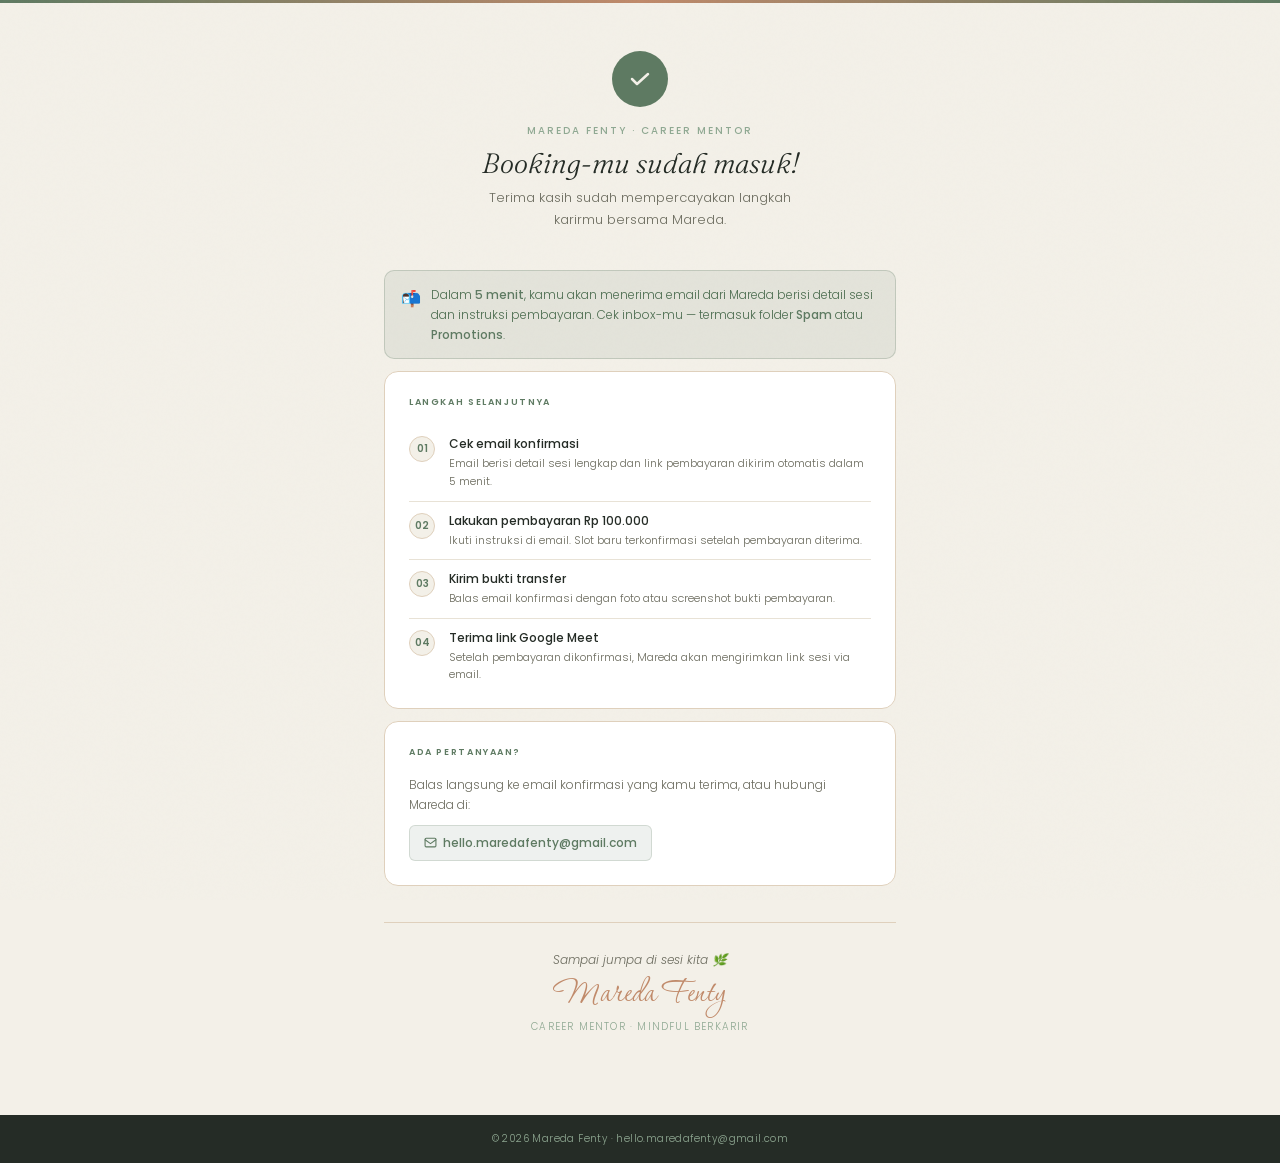
<file: konfirmasi-booking/index.html>
<!DOCTYPE html>
<html lang="id">
<head>
<meta charset="UTF-8">
<meta name="viewport" content="width=device-width, initial-scale=1.0">
<title>Konfirmasi Booking — Sesi Konsultasi Karir · Mareda Fenty</title>
<link href="https://fonts.googleapis.com/css2?family=Fraunces:ital,opsz,wght@1,9..144,300;1,9..144,400&family=Poppins:wght@300;400;500&family=Corinthia&display=swap" rel="stylesheet">
<style>
:root {
  --moss: #5E7A62;
  --moss-light: rgba(94,122,98,0.10);
  --clay: #C08A6A;
  --parchment: #F3F0E8;
  --sand: #DFD0BC;
  --stone: #E8E2D6;
  --ink: #252C26;
  --sage: #8FA892;
  --warm: #FAF8F4;
}

* { box-sizing: border-box; margin: 0; padding: 0; }

body {
  font-family: 'Poppins', sans-serif;
  background: var(--parchment);
  color: var(--ink);
  min-height: 100vh;
  display: flex;
  flex-direction: column;
}

/* GRAIN TEXTURE OVERLAY */
body::before {
  content: '';
  position: fixed;
  inset: 0;
  background-image: url("data:image/svg+xml,%3Csvg viewBox='0 0 256 256' xmlns='http://www.w3.org/2000/svg'%3E%3Cfilter id='noise'%3E%3CfeTurbulence type='fractalNoise' baseFrequency='0.9' numOctaves='4' stitchTiles='stitch'/%3E%3C/filter%3E%3Crect width='100%25' height='100%25' filter='url(%23noise)' opacity='0.03'/%3E%3C/svg%3E");
  pointer-events: none;
  z-index: 0;
  opacity: 0.4;
}

/* DECORATIVE TOP BAR */
.top-bar {
  height: 3px;
  background: linear-gradient(90deg, var(--moss) 0%, var(--clay) 50%, var(--moss) 100%);
}

/* MAIN WRAPPER */
.wrapper {
  position: relative;
  z-index: 1;
  max-width: 560px;
  margin: 0 auto;
  padding: 48px 24px 80px;
  width: 100%;
  flex: 1;
}

/* HEADER */
.header {
  text-align: center;
  margin-bottom: 40px;
  animation: fadeUp 0.6s ease both;
}

.header-check {
  width: 56px;
  height: 56px;
  border-radius: 50%;
  background: var(--moss);
  display: flex;
  align-items: center;
  justify-content: center;
  margin: 0 auto 16px;
  animation: scaleIn 0.5s cubic-bezier(0.34,1.56,0.64,1) 0.1s both;
}

.header-check svg {
  width: 24px;
  height: 24px;
  stroke: var(--parchment);
  stroke-width: 2.5;
  fill: none;
  stroke-linecap: round;
  stroke-linejoin: round;
}

.header-eyebrow {
  font-size: 10px;
  font-weight: 500;
  letter-spacing: 0.2em;
  text-transform: uppercase;
  color: var(--sage);
  margin-bottom: 8px;
}

.header-title {
  font-family: 'Fraunces', serif;
  font-style: italic;
  font-weight: 300;
  font-size: 28px;
  color: var(--ink);
  line-height: 1.15;
  margin-bottom: 8px;
}

.header-sub {
  font-size: 13px;
  font-weight: 300;
  color: #6B6B5E;
  line-height: 1.65;
}

/* CARD */
.card {
  background: #fff;
  border-radius: 14px;
  border: 0.5px solid var(--sand);
  padding: 24px;
  margin-bottom: 12px;
  animation: fadeUp 0.6s ease both;
}

.card:nth-child(2) { animation-delay: 0.1s; }
.card:nth-child(3) { animation-delay: 0.2s; }
.card:nth-child(4) { animation-delay: 0.3s; }

/* NOTICE BOX */
.notice {
  background: var(--moss-light);
  border: 0.5px solid rgba(94,122,98,0.25);
  border-radius: 10px;
  padding: 14px 16px;
  display: flex;
  gap: 10px;
  align-items: flex-start;
  margin-bottom: 12px;
  animation: fadeUp 0.6s ease 0.15s both;
}

.notice-icon {
  font-size: 16px;
  flex-shrink: 0;
  margin-top: 1px;
}

.notice-text {
  font-size: 12px;
  font-weight: 300;
  color: #4A6B4E;
  line-height: 1.65;
}

.notice-text strong {
  font-weight: 500;
  color: var(--moss);
}

/* STEPS */
.steps-title {
  font-size: 9px;
  font-weight: 600;
  letter-spacing: 0.18em;
  text-transform: uppercase;
  color: var(--moss);
  margin-bottom: 16px;
}

.step-item {
  display: flex;
  gap: 14px;
  align-items: flex-start;
  padding: 10px 0;
  border-bottom: 0.5px solid var(--stone);
}

.step-item:last-child {
  border-bottom: none;
  padding-bottom: 0;
}

.step-num {
  width: 26px;
  height: 26px;
  border-radius: 50%;
  background: var(--parchment);
  border: 0.5px solid var(--sand);
  display: flex;
  align-items: center;
  justify-content: center;
  font-size: 10px;
  font-weight: 600;
  color: var(--moss);
  flex-shrink: 0;
  margin-top: 1px;
}

.step-content {}

.step-label {
  font-size: 12px;
  font-weight: 500;
  color: var(--ink);
  margin-bottom: 2px;
}

.step-desc {
  font-size: 11px;
  font-weight: 300;
  color: #6B6B5E;
  line-height: 1.6;
}

/* CONTACT */
.contact-text {
  font-size: 12px;
  font-weight: 300;
  color: #6B6B5E;
  line-height: 1.65;
  margin-bottom: 10px;
}

.contact-link {
  display: inline-flex;
  align-items: center;
  gap: 6px;
  font-size: 12px;
  font-weight: 500;
  color: var(--moss);
  text-decoration: none;
  padding: 8px 14px;
  background: var(--moss-light);
  border: 0.5px solid rgba(94,122,98,0.2);
  border-radius: 6px;
  transition: background 0.2s;
}

.contact-link:hover {
  background: rgba(94,122,98,0.16);
}

/* FOOTER / SIGNATURE */
.signature-block {
  text-align: center;
  margin-top: 36px;
  padding-top: 28px;
  border-top: 0.5px solid var(--sand);
  animation: fadeUp 0.6s ease 0.4s both;
}

.signature-note {
  font-size: 12px;
  font-weight: 300;
  color: #6B6B5E;
  margin-bottom: 6px;
  font-style: italic;
}

.signature-name {
  font-family: 'Corinthia', cursive;
  font-size: 40px;
  color: var(--clay);
  line-height: 1;
  margin-bottom: 4px;
}

.signature-role {
  font-size: 10px;
  font-weight: 300;
  color: var(--sage);
  letter-spacing: 0.12em;
  text-transform: uppercase;
}

/* BOTTOM BAR */
.bottom-bar {
  background: var(--ink);
  padding: 16px 24px;
  text-align: center;
  position: relative;
  z-index: 1;
}

.bottom-bar p {
  font-size: 10px;
  font-weight: 300;
  color: var(--sage);
  letter-spacing: 0.04em;
}

/* ANIMATIONS */
@keyframes fadeUp {
  from { opacity: 0; transform: translateY(16px); }
  to   { opacity: 1; transform: translateY(0); }
}

@keyframes scaleIn {
  from { opacity: 0; transform: scale(0.5); }
  to   { opacity: 1; transform: scale(1); }
}

@keyframes drawCheck {
  from { stroke-dashoffset: 30; }
  to   { stroke-dashoffset: 0; }
}

.check-path {
  stroke-dasharray: 30;
  stroke-dashoffset: 30;
  animation: drawCheck 0.4s ease 0.4s forwards;
}

/* RESPONSIVE */
@media (max-width: 480px) {
  .wrapper { padding: 36px 16px 64px; }
  .header-title { font-size: 24px; }
}
</style>
</head>
<body>

<div class="top-bar"></div>

<div class="wrapper">

  <!-- HEADER -->
  <div class="header">
    <div class="header-check">
      <svg viewBox="0 0 24 24">
        <polyline class="check-path" points="4,12 9,17 20,7"></polyline>
      </svg>
    </div>
    <p class="header-eyebrow">Mareda Fenty · Career Mentor</p>
    <h1 class="header-title">Booking-mu sudah masuk!</h1>
    <p class="header-sub">Terima kasih sudah mempercayakan langkah<br>karirmu bersama Mareda.</p>
  </div>

  <!-- NOTICE -->
  <div class="notice">
    <span class="notice-icon">📬</span>
    <p class="notice-text">Dalam <strong>5 menit</strong>, kamu akan menerima email dari Mareda berisi detail sesi dan instruksi pembayaran. Cek inbox-mu — termasuk folder <strong>Spam</strong> atau <strong>Promotions</strong>.</p>
  </div>

  <!-- STEPS CARD -->
  <div class="card">
    <p class="steps-title">Langkah Selanjutnya</p>

    <div class="step-item">
      <div class="step-num">01</div>
      <div class="step-content">
        <p class="step-label">Cek email konfirmasi</p>
        <p class="step-desc">Email berisi detail sesi lengkap dan link pembayaran dikirim otomatis dalam 5 menit.</p>
      </div>
    </div>

    <div class="step-item">
      <div class="step-num">02</div>
      <div class="step-content">
        <p class="step-label">Lakukan pembayaran Rp 100.000</p>
        <p class="step-desc">Ikuti instruksi di email. Slot baru terkonfirmasi setelah pembayaran diterima.</p>
      </div>
    </div>

    <div class="step-item">
      <div class="step-num">03</div>
      <div class="step-content">
        <p class="step-label">Kirim bukti transfer</p>
        <p class="step-desc">Balas email konfirmasi dengan foto atau screenshot bukti pembayaran.</p>
      </div>
    </div>

    <div class="step-item">
      <div class="step-num">04</div>
      <div class="step-content">
        <p class="step-label">Terima link Google Meet</p>
        <p class="step-desc">Setelah pembayaran dikonfirmasi, Mareda akan mengirimkan link sesi via email.</p>
      </div>
    </div>
  </div>

  <!-- CONTACT CARD -->
  <div class="card">
    <p class="steps-title">Ada Pertanyaan?</p>
    <p class="contact-text">Balas langsung ke email konfirmasi yang kamu terima, atau hubungi Mareda di:</p>
    <a href="mailto:hello.maredafenty@gmail.com" class="contact-link">
      <svg width="13" height="13" viewBox="0 0 24 24" fill="none" stroke="currentColor" stroke-width="2" stroke-linecap="round" stroke-linejoin="round"><rect x="2" y="4" width="20" height="16" rx="2"/><path d="m22,7 -10,7 L2,7"/></svg>
      hello.maredafenty@gmail.com
    </a>
  </div>

  <!-- SIGNATURE -->
  <div class="signature-block">
    <p class="signature-note">Sampai jumpa di sesi kita 🌿</p>
    <p class="signature-name">Mareda Fenty</p>
    <p class="signature-role">Career Mentor · Mindful Berkarir</p>
  </div>

</div>

<!-- BOTTOM BAR -->
<div class="bottom-bar">
  <p>© 2026 Mareda Fenty · hello.maredafenty@gmail.com</p>
</div>

</body>
</html>
</file>
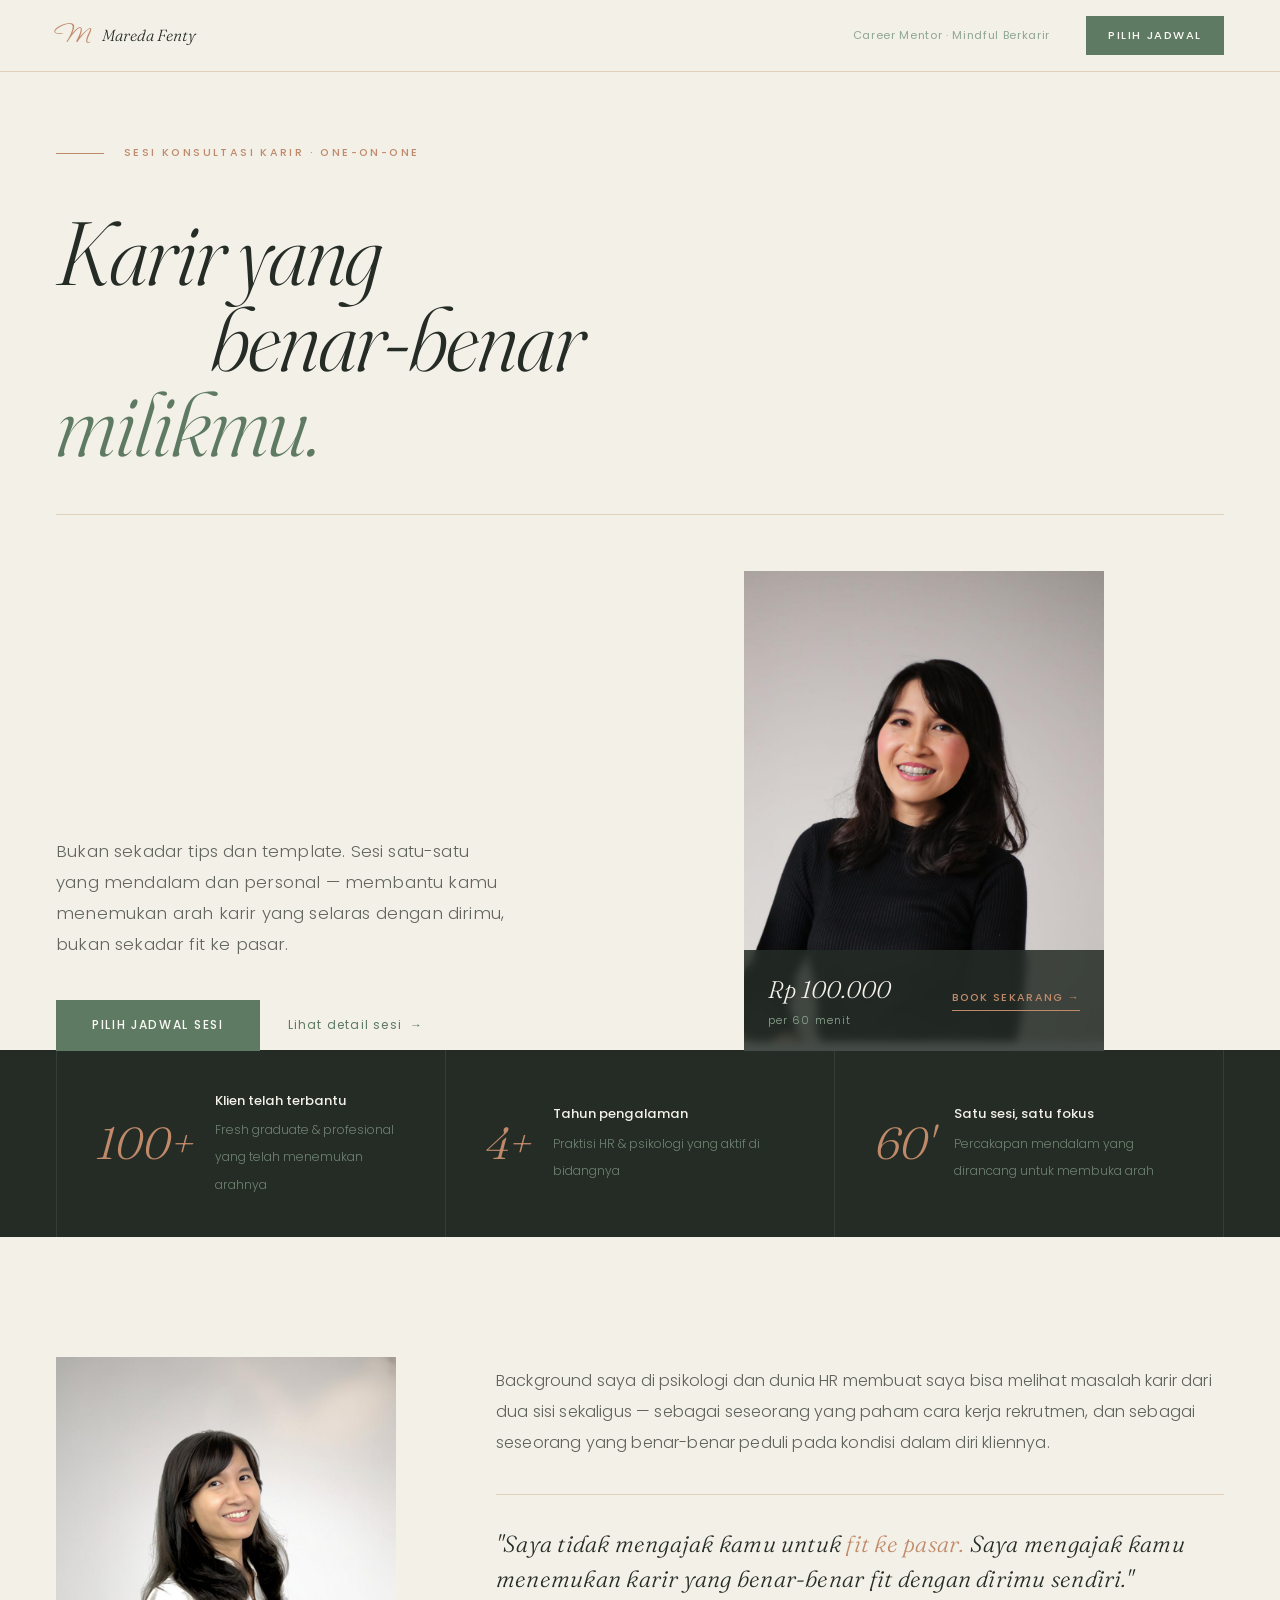
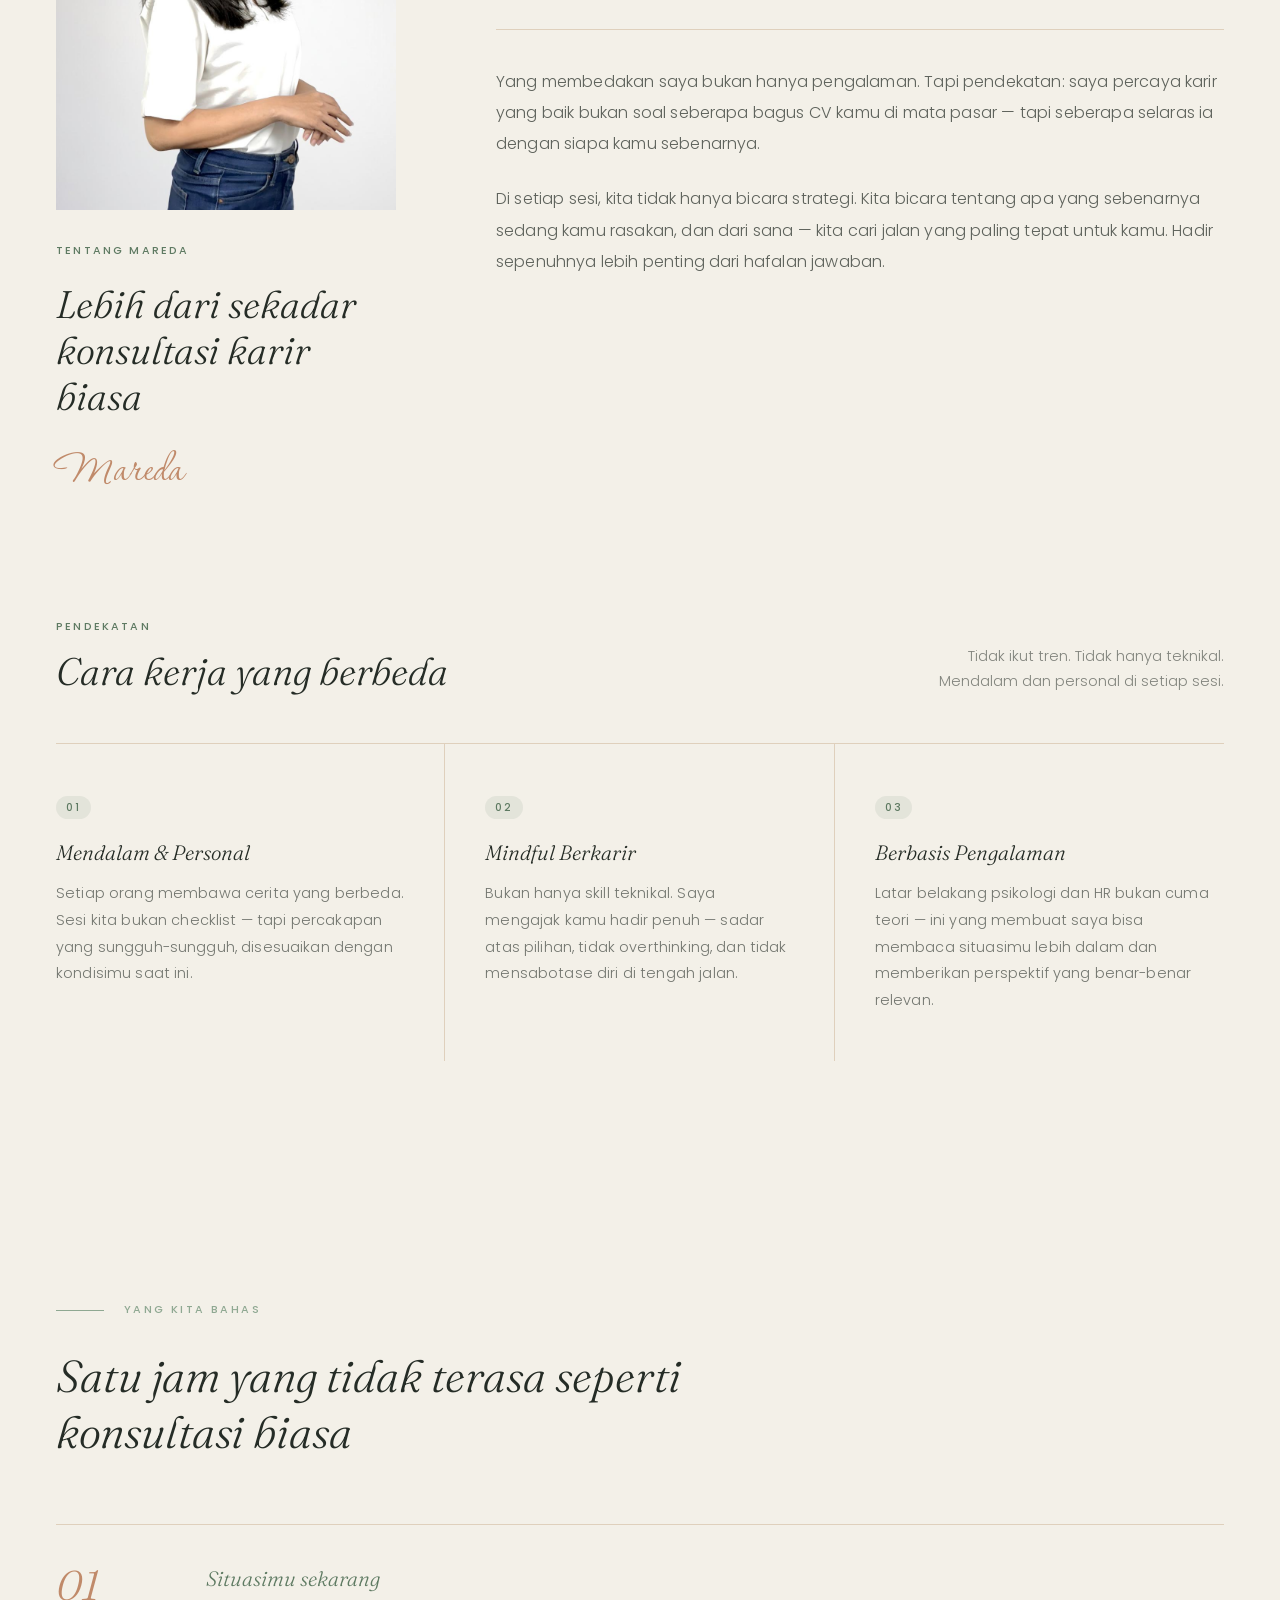
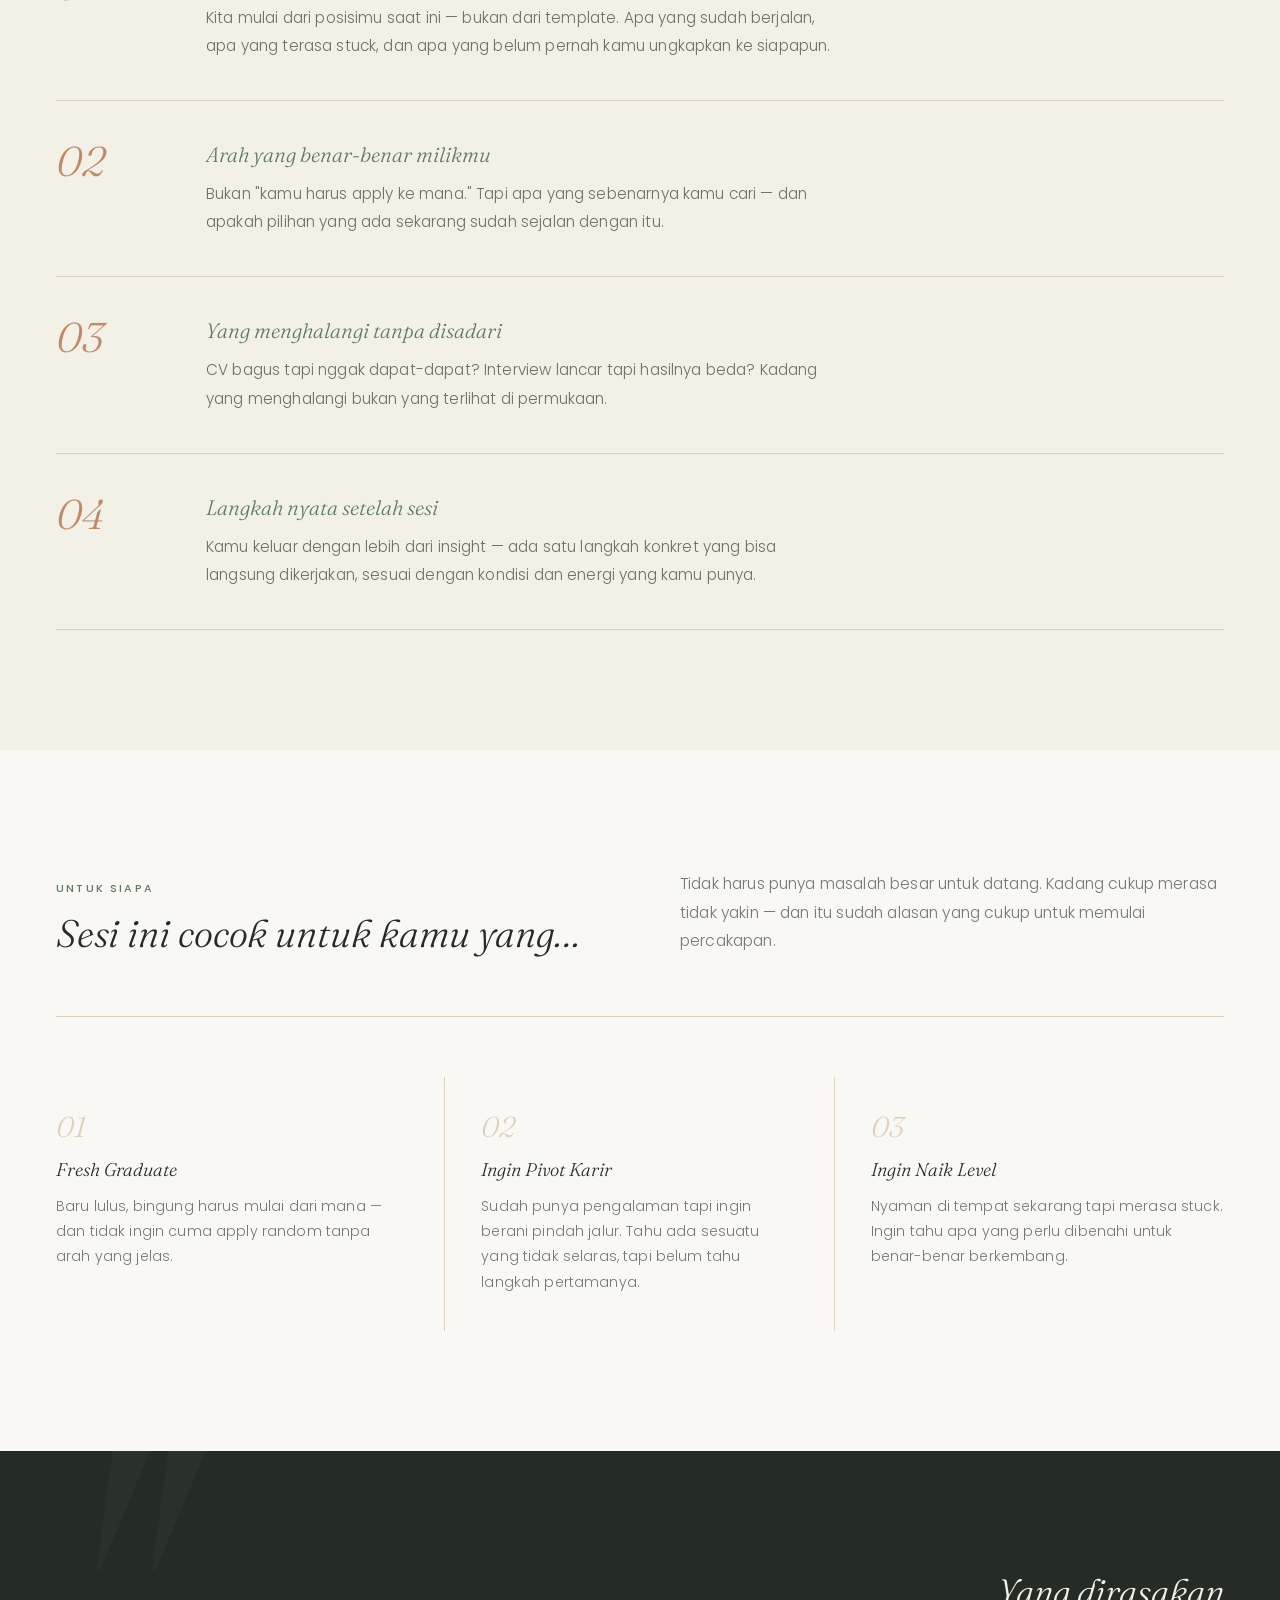
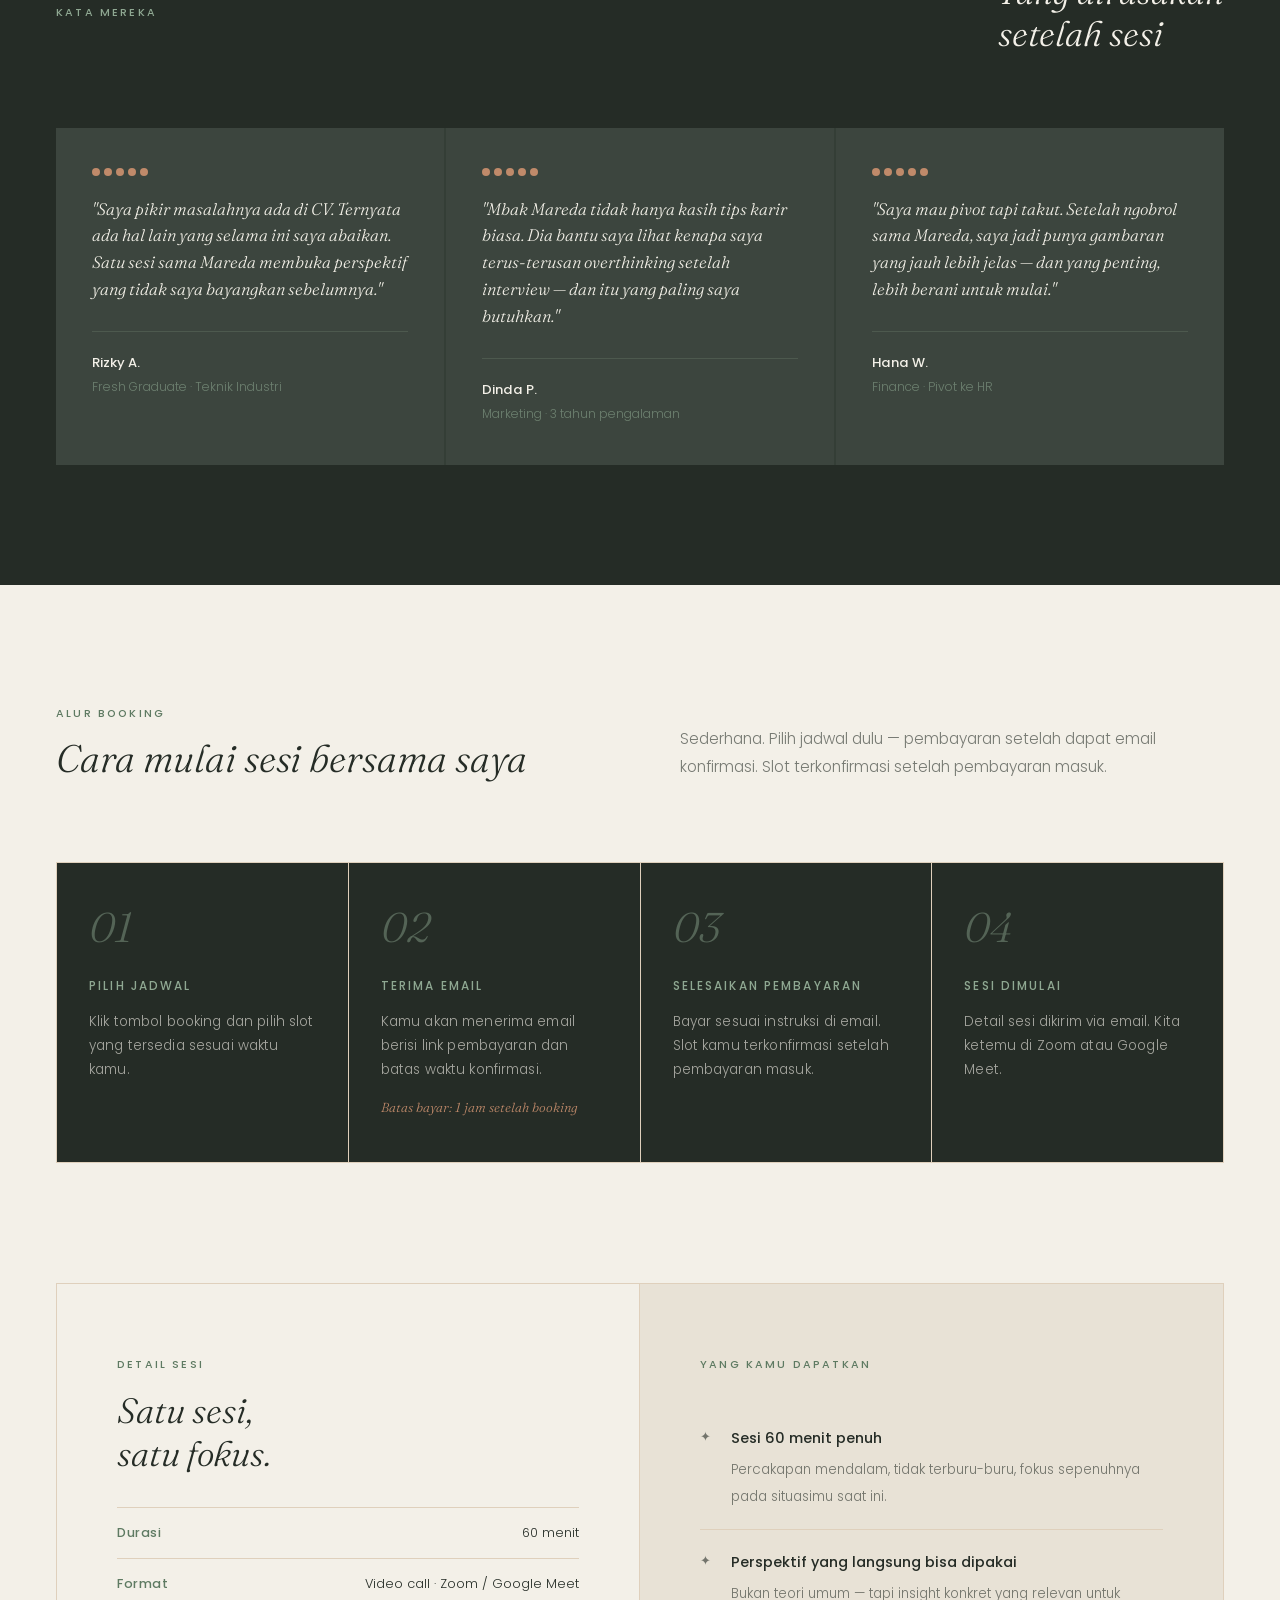
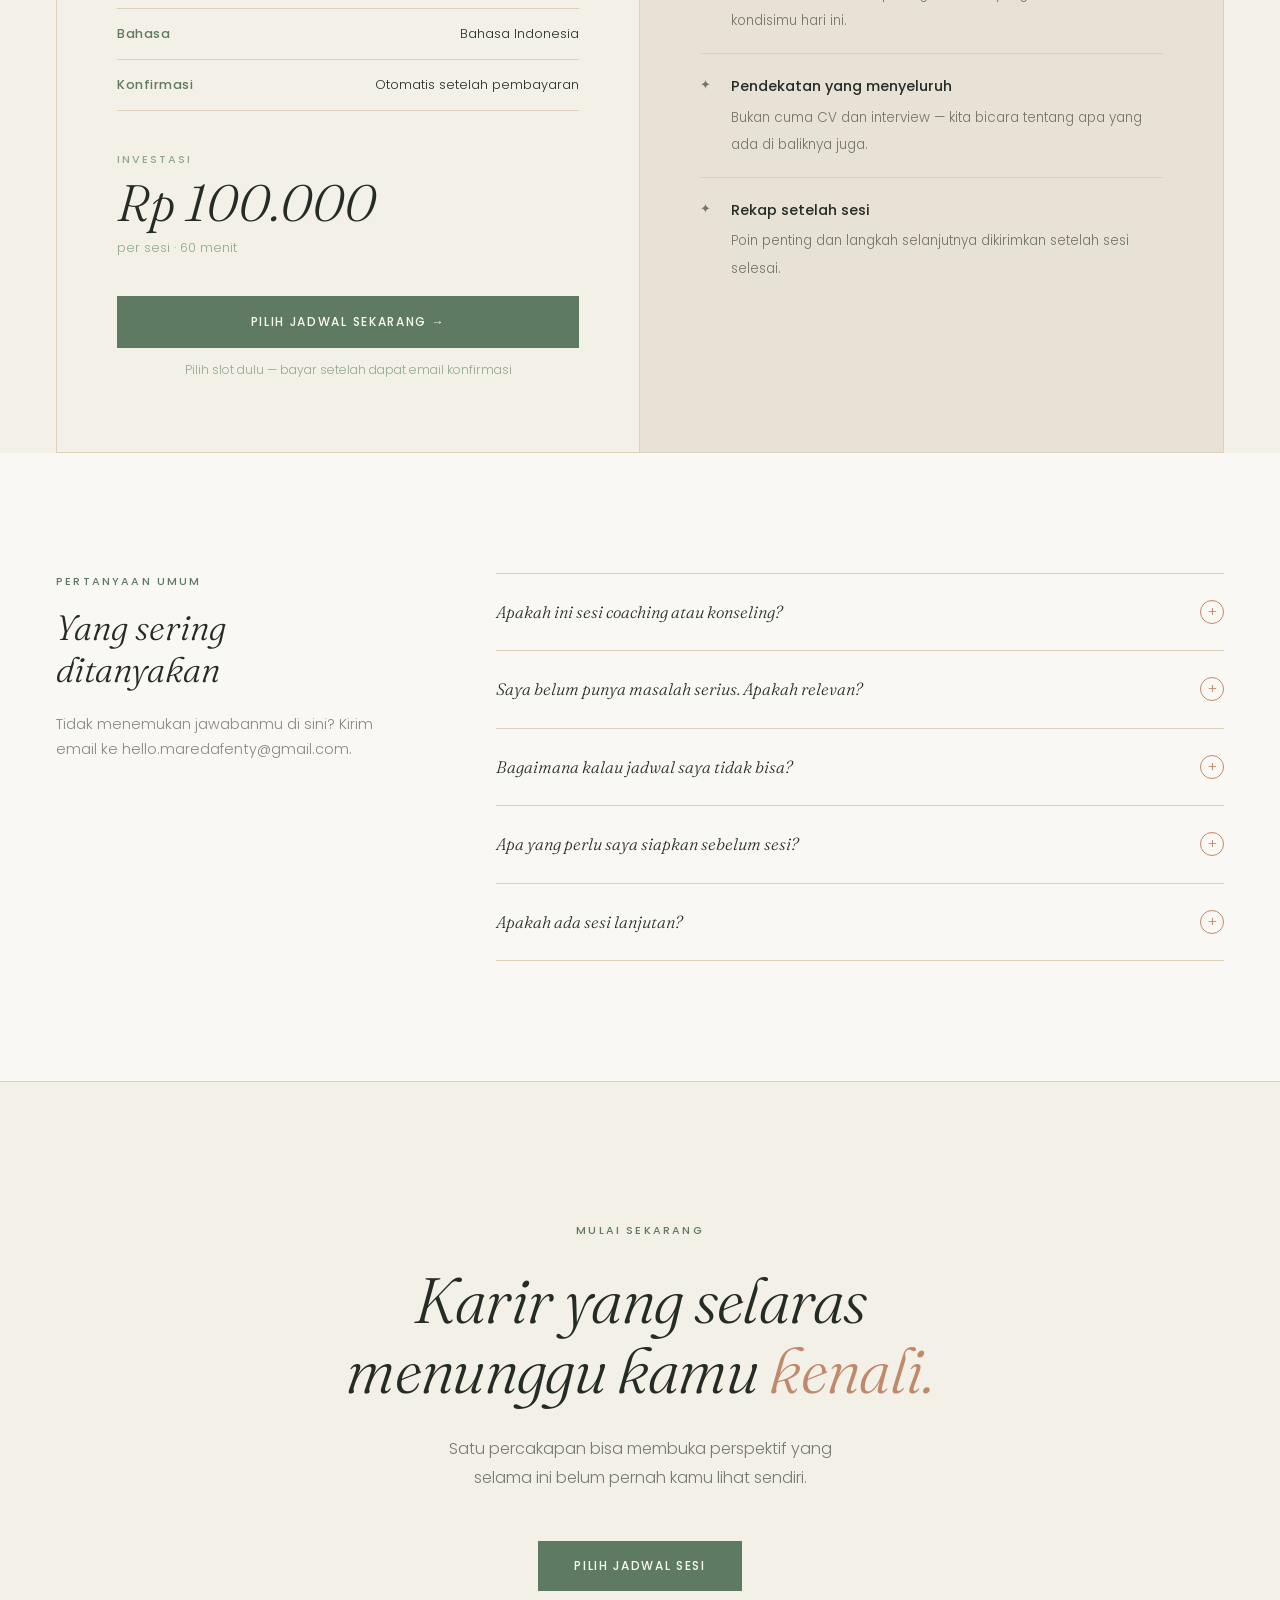
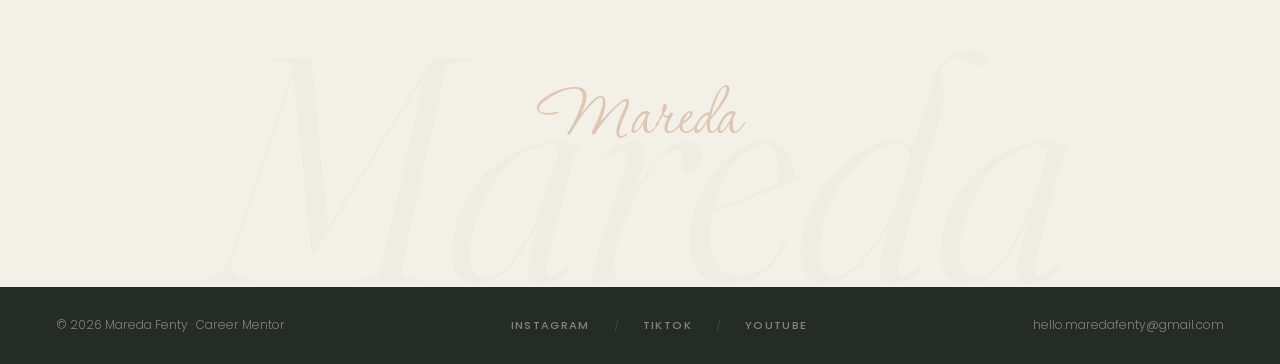
<file: mareda-fenty-landing-final.html>
<!DOCTYPE html>
<html lang="id">
<head>
  <meta charset="UTF-8">
  <meta name="viewport" content="width=device-width, initial-scale=1.0">
  <title>Sesi Konsultasi Karir — Mareda Fenty</title>
  <link href="https://fonts.googleapis.com/css2?family=Fraunces:ital,wght@1,300;1,400;1,500&family=Poppins:wght@300;400;500&family=Corinthia&display=swap" rel="stylesheet">
  <style>
    *, *::before, *::after { box-sizing: border-box; margin: 0; padding: 0; }

    :root {
      --moss:      #5E7A62;
      --clay:      #C08A6A;
      --parchment: #F3F0E8;
      --dark:      #252C26;
      --sage:      #8FA892;
      --sand:      #DFD0BC;
      --stone:     #E8E2D6;
      --white:     #FAF8F4;
      --ink:       #1A1F1B;
    }

    html { scroll-behavior: smooth; }

    body {
      font-family: 'Poppins', sans-serif;
      background: var(--parchment);
      color: var(--dark);
      font-size: 16px;
      line-height: 1.7;
      -webkit-font-smoothing: antialiased;
    }

    /* ─── NAV ─── */
    nav {
      position: fixed;
      top: 0; left: 0; right: 0;
      z-index: 100;
      padding: 0 56px;
      height: 72px;
      display: flex;
      justify-content: space-between;
      align-items: center;
      background: rgba(243,240,232,0.96);
      backdrop-filter: blur(12px);
      border-bottom: 0.5px solid var(--sand);
    }

    .nav-brand {
      display: flex;
      align-items: baseline;
      gap: 10px;
    }

    .nav-sig {
      font-family: 'Corinthia', cursive;
      font-size: 2rem;
      color: var(--clay);
      line-height: 1;
    }

    .nav-name {
      font-family: 'Fraunces', serif;
      font-style: italic;
      font-weight: 300;
      font-size: 1rem;
      color: var(--dark);
    }

    .nav-right {
      display: flex;
      align-items: center;
      gap: 36px;
    }

    .nav-tagline {
      font-family: 'Poppins', sans-serif;
      font-size: 0.7rem;
      font-weight: 400;
      letter-spacing: 0.06em;
      color: var(--sage);
    }

    .nav-cta {
      font-family: 'Poppins', sans-serif;
      font-size: 0.7rem;
      font-weight: 500;
      letter-spacing: 0.14em;
      text-transform: uppercase;
      color: var(--white);
      background: var(--moss);
      text-decoration: none;
      padding: 10px 22px;
      transition: background 0.25s;
    }

    .nav-cta:hover { background: var(--ink); }

    /* ─── HERO ─── */
    .hero {
      padding: 144px 56px 0;
      position: relative;
      overflow: hidden;
    }

    .hero-inner {
      max-width: 1200px;
      margin: 0 auto;
      position: relative;
    }

    .hero-label-row {
      display: flex;
      align-items: center;
      gap: 20px;
      margin-bottom: 48px;
    }

    .hero-label-row .line {
      width: 48px;
      height: 0.5px;
      background: var(--clay);
    }

    .hero-label-row span {
      font-family: 'Poppins', sans-serif;
      font-size: 0.68rem;
      font-weight: 500;
      letter-spacing: 0.22em;
      text-transform: uppercase;
      color: var(--clay);
    }

    .hero-headline {
      font-family: 'Fraunces', serif;
      font-style: italic;
      font-weight: 300;
      font-size: clamp(3.5rem, 7vw, 7.5rem);
      line-height: 0.95;
      color: var(--dark);
      letter-spacing: -0.02em;
      margin-bottom: 0;
      position: relative;
      z-index: 2;
    }

    .hero-headline .indent { padding-left: clamp(80px, 12vw, 200px); }
    .hero-headline .moss-word { color: var(--moss); }
    .hero-headline .clay-word { color: var(--clay); }

    .hero-body-row {
      display: grid;
      grid-template-columns: 1fr 480px;
      gap: 60px;
      align-items: end;
      padding: 56px 0 0;
      border-top: 0.5px solid var(--sand);
      margin-top: 48px;
    }

    .hero-body-left p {
      font-family: 'Poppins', sans-serif;
      font-weight: 300;
      font-size: 1.05rem;
      color: var(--dark);
      opacity: 0.7;
      line-height: 1.85;
      max-width: 460px;
      letter-spacing: 0.01em;
      margin-bottom: 40px;
    }

    .hero-cta-group {
      display: flex;
      align-items: center;
      gap: 28px;
    }

    .btn-primary {
      font-family: 'Poppins', sans-serif;
      font-size: 0.75rem;
      font-weight: 500;
      letter-spacing: 0.14em;
      text-transform: uppercase;
      color: var(--white);
      background: var(--moss);
      text-decoration: none;
      padding: 15px 36px;
      transition: background 0.25s;
      display: inline-block;
    }

    .btn-primary:hover { background: var(--ink); }

    .btn-ghost {
      font-family: 'Poppins', sans-serif;
      font-size: 0.75rem;
      font-weight: 400;
      letter-spacing: 0.1em;
      color: var(--moss);
      text-decoration: none;
      display: flex;
      align-items: center;
      gap: 8px;
      transition: gap 0.25s;
    }

    .btn-ghost:hover { gap: 14px; }
    .btn-ghost::after { content: '→'; }

    /* Photo card */
    .hero-photo-card {
      background: var(--stone);
      position: relative;
      aspect-ratio: 3/4;
      max-height: 480px;
      display: flex;
      flex-direction: column;
      justify-content: flex-end;
      overflow: hidden;
    }

    .hero-photo-card img {
      position: absolute; inset: 0;
      width: 100%; height: 100%;
      object-fit: cover; object-position: center top;
    }

    /* ─── ABOUT PHOTO ─── */
    .about-photo {
      width: 100%;
      aspect-ratio: 3/4;
      object-fit: cover;
      object-position: center top;
      margin-bottom: 32px;
      display: block;
      transform: scaleX(-1);
    }

    .photo-card-info {
      position: relative;
      z-index: 2;
      background: rgba(37,44,38,0.85);
      backdrop-filter: blur(4px);
      padding: 20px 24px;
      display: flex;
      justify-content: space-between;
      align-items: center;
    }

    .photo-card-info .rate {
      font-family: 'Fraunces', serif;
      font-style: italic;
      font-weight: 300;
      font-size: 1.5rem;
      color: var(--parchment);
    }

    .photo-card-info .rate-label {
      font-family: 'Poppins', sans-serif;
      font-size: 0.68rem;
      font-weight: 300;
      letter-spacing: 0.1em;
      color: var(--sage);
      display: block;
      margin-top: 2px;
    }

    .photo-card-info .book-link {
      font-family: 'Poppins', sans-serif;
      font-size: 0.68rem;
      font-weight: 500;
      letter-spacing: 0.12em;
      text-transform: uppercase;
      color: var(--clay);
      text-decoration: none;
      border-bottom: 0.5px solid var(--clay);
      padding-bottom: 2px;
    }

    /* ─── NUMBERS / TRUST ─── */
    .trust-strip {
      padding: 0 56px;
      margin-top: -1px;
      background: var(--dark);
    }

    .trust-inner {
      max-width: 1200px;
      margin: 0 auto;
      display: grid;
      grid-template-columns: repeat(3, 1fr);
      border-left: 0.5px solid rgba(143,168,146,0.15);
    }

    .trust-item {
      padding: 40px 40px;
      border-right: 0.5px solid rgba(143,168,146,0.15);
      display: flex;
      gap: 20px;
      align-items: center;
    }

    .trust-num {
      font-family: 'Fraunces', serif;
      font-style: italic;
      font-weight: 300;
      font-size: 2.8rem;
      color: var(--clay);
      line-height: 1;
      flex-shrink: 0;
    }

    .trust-label strong {
      display: block;
      font-family: 'Poppins', sans-serif;
      font-size: 0.82rem;
      font-weight: 500;
      color: var(--parchment);
      margin-bottom: 3px;
    }

    .trust-label span {
      font-family: 'Poppins', sans-serif;
      font-size: 0.76rem;
      font-weight: 300;
      color: rgba(143,168,146,0.7);
      line-height: 1.5;
    }

    /* ─── TENTANG ─── */
    .about-section {
      padding: 120px 56px;
      background: var(--parchment);
    }

    .about-inner {
      max-width: 1200px;
      margin: 0 auto;
      display: grid;
      grid-template-columns: 340px 1fr;
      gap: 100px;
      align-items: start;
    }

    .about-sidebar {
      position: sticky;
      top: 100px;
    }

    .about-sidebar .eyebrow {
      font-family: 'Poppins', sans-serif;
      font-size: 0.68rem;
      font-weight: 500;
      letter-spacing: 0.2em;
      text-transform: uppercase;
      color: var(--moss);
      display: block;
      margin-bottom: 20px;
    }

    .about-sidebar h2 {
      font-family: 'Fraunces', serif;
      font-style: italic;
      font-weight: 300;
      font-size: 2.4rem;
      line-height: 1.2;
      color: var(--dark);
      margin-bottom: 28px;
    }

    .about-sidebar .sig {
      font-family: 'Corinthia', cursive;
      font-size: 3.2rem;
      color: var(--clay);
      line-height: 1;
      display: block;
      margin-top: 24px;
    }

    .about-content {
      padding-top: 8px;
    }

    .about-content p {
      font-family: 'Poppins', sans-serif;
      font-weight: 300;
      font-size: 1rem;
      color: var(--dark);
      opacity: 0.72;
      line-height: 1.95;
      margin-bottom: 24px;
      letter-spacing: 0.01em;
    }

    .about-pull {
      border-top: 0.5px solid var(--sand);
      border-bottom: 0.5px solid var(--sand);
      padding: 32px 0;
      margin: 36px 0;
    }

    .about-pull p {
      font-family: 'Fraunces', serif;
      font-style: italic;
      font-weight: 300;
      font-size: 1.45rem;
      color: var(--dark);
      opacity: 1;
      line-height: 1.5;
      margin: 0;
    }

    .about-pull p span { color: var(--clay); }

    /* ─── PENDEKATAN ─── */
    .approach-section {
      padding: 0 56px 120px;
      background: var(--parchment);
    }

    .approach-inner { max-width: 1200px; margin: 0 auto; }

    .approach-header {
      display: flex;
      justify-content: space-between;
      align-items: flex-end;
      padding: 0 0 48px;
      border-bottom: 0.5px solid var(--sand);
      margin-bottom: 0;
    }

    .approach-header .eyebrow {
      font-family: 'Poppins', sans-serif;
      font-size: 0.68rem;
      font-weight: 500;
      letter-spacing: 0.2em;
      text-transform: uppercase;
      color: var(--moss);
      display: block;
      margin-bottom: 12px;
    }

    .approach-header h2 {
      font-family: 'Fraunces', serif;
      font-style: italic;
      font-weight: 300;
      font-size: 2.4rem;
      color: var(--dark);
      line-height: 1.2;
    }

    .approach-header p {
      font-family: 'Poppins', sans-serif;
      font-weight: 300;
      font-size: 0.9rem;
      color: var(--dark);
      opacity: 0.55;
      max-width: 300px;
      text-align: right;
      line-height: 1.75;
    }

    .pillar-row {
      display: grid;
      grid-template-columns: repeat(3, 1fr);
    }

    .pillar {
      padding: 48px 40px 48px 0;
      border-right: 0.5px solid var(--sand);
    }

    .pillar:last-child { border-right: none; padding-right: 0; padding-left: 40px; }
    .pillar:nth-child(2) { padding-left: 40px; }

    .pillar-mark {
      font-family: 'Poppins', sans-serif;
      font-size: 0.65rem;
      font-weight: 500;
      letter-spacing: 0.18em;
      text-transform: uppercase;
      color: var(--moss);
      background: rgba(94,122,98,0.1);
      display: inline-block;
      padding: 3px 10px;
      border-radius: 99px;
      margin-bottom: 20px;
    }

    .pillar h3 {
      font-family: 'Fraunces', serif;
      font-style: italic;
      font-weight: 300;
      font-size: 1.3rem;
      color: var(--dark);
      line-height: 1.3;
      margin-bottom: 14px;
    }

    .pillar p {
      font-family: 'Poppins', sans-serif;
      font-weight: 300;
      font-size: 0.9rem;
      color: var(--dark);
      opacity: 0.62;
      line-height: 1.85;
      letter-spacing: 0.01em;
    }

    /* ─── YANG KITA BAHAS ─── */
    .discuss-section {
      padding: 120px 56px;
      background: var(--parchment);
    }

    .discuss-inner { max-width: 1200px; margin: 0 auto; }

    .discuss-header { margin-bottom: 64px; }

    .discuss-eyebrow-row {
      display: flex;
      align-items: center;
      gap: 20px;
      margin-bottom: 28px;
    }

    .discuss-eyebrow-row .line {
      width: 48px;
      height: 0.5px;
      background: var(--sage);
    }

    .discuss-eyebrow-row span {
      font-family: 'Poppins', sans-serif;
      font-size: 0.68rem;
      font-weight: 500;
      letter-spacing: 0.22em;
      text-transform: uppercase;
      color: var(--sage);
    }

    .discuss-header h2 {
      font-family: 'Fraunces', serif;
      font-style: italic;
      font-weight: 300;
      font-size: clamp(2rem, 4vw, 2.8rem);
      color: var(--dark);
      line-height: 1.25;
      max-width: 760px;
    }

    .discuss-list { display: flex; flex-direction: column; }

    .discuss-item {
      display: grid;
      grid-template-columns: 110px 1fr;
      gap: 40px;
      padding: 40px 0;
      border-top: 0.5px solid var(--sand);
      align-items: start;
    }

    .discuss-list .discuss-item:last-child { border-bottom: 0.5px solid var(--sand); }

    .discuss-num {
      font-family: 'Fraunces', serif;
      font-style: italic;
      font-weight: 300;
      font-size: 2.6rem;
      color: var(--clay);
      line-height: 1;
    }

    .discuss-item h3 {
      font-family: 'Fraunces', serif;
      font-style: italic;
      font-weight: 300;
      font-size: 1.3rem;
      color: var(--moss);
      line-height: 1.3;
      margin-bottom: 12px;
    }

    .discuss-item p {
      font-family: 'Poppins', sans-serif;
      font-weight: 300;
      font-size: 0.95rem;
      color: var(--dark);
      opacity: 0.65;
      line-height: 1.85;
      letter-spacing: 0.01em;
      max-width: 640px;
    }

    /* ─── UNTUK SIAPA ─── */
    .who-section {
      padding: 120px 56px;
      background: var(--white);
    }

    .who-inner { max-width: 1200px; margin: 0 auto; }

    .who-header {
      display: grid;
      grid-template-columns: 1fr 1fr;
      gap: 80px;
      align-items: end;
      padding-bottom: 60px;
      border-bottom: 0.5px solid var(--sand);
      margin-bottom: 60px;
    }

    .who-header .eyebrow {
      font-family: 'Poppins', sans-serif;
      font-size: 0.68rem;
      font-weight: 500;
      letter-spacing: 0.2em;
      text-transform: uppercase;
      color: var(--moss);
      display: block;
      margin-bottom: 12px;
    }

    .who-header h2 {
      font-family: 'Fraunces', serif;
      font-style: italic;
      font-weight: 300;
      font-size: 2.4rem;
      color: var(--dark);
      line-height: 1.2;
    }

    .who-header p {
      font-family: 'Poppins', sans-serif;
      font-weight: 300;
      font-size: 0.97rem;
      color: var(--dark);
      opacity: 0.62;
      line-height: 1.85;
      letter-spacing: 0.01em;
      align-self: end;
    }

    .who-grid {
      display: grid;
      grid-template-columns: repeat(3, 1fr);
      gap: 0;
    }

    .who-card {
      padding: 36px 36px 36px 0;
      border-right: 0.5px solid var(--sand);
    }

    .who-card:last-child { border-right: none; padding-right: 0; padding-left: 36px; }
    .who-card:nth-child(2) { padding-left: 36px; }

    .who-card-num {
      font-family: 'Fraunces', serif;
      font-style: italic;
      font-weight: 300;
      font-size: 1.8rem;
      color: var(--sand);
      line-height: 1;
      margin-bottom: 16px;
    }

    .who-card h3 {
      font-family: 'Fraunces', serif;
      font-style: italic;
      font-weight: 300;
      font-size: 1.15rem;
      color: var(--dark);
      margin-bottom: 12px;
      line-height: 1.3;
    }

    .who-card p {
      font-family: 'Poppins', sans-serif;
      font-weight: 300;
      font-size: 0.88rem;
      color: var(--dark);
      opacity: 0.62;
      line-height: 1.8;
      letter-spacing: 0.01em;
    }

    /* ─── TESTIMONIAL ─── */
    .testimonial-section {
      padding: 120px 56px;
      background: var(--dark);
      position: relative;
      overflow: hidden;
    }

    .testimonial-section::before {
      content: '"';
      font-family: 'Fraunces', serif;
      font-style: italic;
      font-size: 28rem;
      color: rgba(255,255,255,0.025);
      position: absolute;
      top: -60px;
      left: 40px;
      line-height: 1;
      pointer-events: none;
    }

    .testimonial-inner {
      max-width: 1200px;
      margin: 0 auto;
      position: relative;
      z-index: 1;
    }

    .testimonial-header {
      display: flex;
      justify-content: space-between;
      align-items: center;
      margin-bottom: 72px;
    }

    .testimonial-header .eyebrow {
      font-family: 'Poppins', sans-serif;
      font-size: 0.68rem;
      font-weight: 500;
      letter-spacing: 0.2em;
      text-transform: uppercase;
      color: var(--sage);
    }

    .testimonial-header h2 {
      font-family: 'Fraunces', serif;
      font-style: italic;
      font-weight: 300;
      font-size: 2.2rem;
      color: var(--parchment);
      line-height: 1.2;
    }

    .testimonials-grid {
      display: grid;
      grid-template-columns: repeat(3, 1fr);
      gap: 1.5px;
      background: rgba(143,168,146,0.15);
    }

    .testimonial-card {
      background: rgba(255,255,255,0.04);
      padding: 40px 36px;
    }

    .t-stars {
      display: flex;
      gap: 4px;
      margin-bottom: 20px;
    }

    .t-star {
      width: 8px;
      height: 8px;
      border-radius: 50%;
      background: var(--clay);
    }

    .t-quote {
      font-family: 'Fraunces', serif;
      font-style: italic;
      font-weight: 300;
      font-size: 1.05rem;
      color: var(--parchment);
      line-height: 1.6;
      margin-bottom: 28px;
    }

    .t-author {
      display: flex;
      flex-direction: column;
      gap: 3px;
      padding-top: 20px;
      border-top: 0.5px solid rgba(143,168,146,0.2);
    }

    .t-author strong {
      font-family: 'Poppins', sans-serif;
      font-size: 0.82rem;
      font-weight: 500;
      color: var(--parchment);
    }

    .t-author span {
      font-family: 'Poppins', sans-serif;
      font-size: 0.76rem;
      font-weight: 300;
      color: rgba(143,168,146,0.6);
    }

    /* ─── ALUR ─── */
    .how-section {
      padding: 120px 56px;
      background: var(--parchment);
    }

    .how-inner { max-width: 1200px; margin: 0 auto; }

    .how-header {
      display: grid;
      grid-template-columns: 1fr 1fr;
      gap: 80px;
      align-items: end;
      margin-bottom: 80px;
    }

    .how-header .eyebrow {
      font-family: 'Poppins', sans-serif;
      font-size: 0.68rem;
      font-weight: 500;
      letter-spacing: 0.2em;
      text-transform: uppercase;
      color: var(--moss);
      display: block;
      margin-bottom: 12px;
    }

    .how-header h2 {
      font-family: 'Fraunces', serif;
      font-style: italic;
      font-weight: 300;
      font-size: 2.4rem;
      color: var(--dark);
      line-height: 1.2;
    }

    .how-header p {
      font-family: 'Poppins', sans-serif;
      font-weight: 300;
      font-size: 0.95rem;
      color: var(--dark);
      opacity: 0.6;
      line-height: 1.85;
      align-self: end;
    }

    .how-grid {
      display: grid;
      grid-template-columns: repeat(4, 1fr);
      gap: 1px;
      background: var(--sand);
      border: 0.5px solid var(--sand);
    }

    .how-card {
      background: var(--dark);
      padding: 44px 32px;
      display: flex;
      flex-direction: column;
    }

    .how-card-num {
      font-family: 'Fraunces', serif;
      font-style: italic;
      font-weight: 300;
      font-size: 2.6rem;
      color: var(--sage);
      opacity: 0.45;
      line-height: 1;
      margin-bottom: 28px;
    }

    .how-card-title {
      font-family: 'Poppins', sans-serif;
      font-size: 0.74rem;
      font-weight: 500;
      letter-spacing: 0.18em;
      text-transform: uppercase;
      color: var(--sage);
      margin-bottom: 14px;
    }

    .how-card-desc {
      font-family: 'Poppins', sans-serif;
      font-weight: 300;
      font-size: 0.85rem;
      color: rgba(243,240,232,0.62);
      line-height: 1.75;
      letter-spacing: 0.01em;
    }

    .how-card-note {
      font-family: 'Fraunces', serif;
      font-style: italic;
      font-weight: 300;
      font-size: 0.82rem;
      color: var(--clay);
      margin-top: 14px;
    }

    /* ─── BOOKING / DETAIL ─── */
    .booking-section {
      padding: 0 56px 0;
      background: var(--parchment);
    }

    .booking-inner {
      max-width: 1200px;
      margin: 0 auto;
      display: grid;
      grid-template-columns: 1fr 1fr;
      gap: 0;
      border: 0.5px solid var(--sand);
    }

    .booking-left {
      padding: 72px 60px;
      border-right: 0.5px solid var(--sand);
    }

    .booking-left .eyebrow {
      font-family: 'Poppins', sans-serif;
      font-size: 0.68rem;
      font-weight: 500;
      letter-spacing: 0.2em;
      text-transform: uppercase;
      color: var(--moss);
      display: block;
      margin-bottom: 16px;
    }

    .booking-left h2 {
      font-family: 'Fraunces', serif;
      font-style: italic;
      font-weight: 300;
      font-size: 2.2rem;
      color: var(--dark);
      line-height: 1.2;
      margin-bottom: 32px;
    }

    .booking-meta {
      display: flex;
      flex-direction: column;
      gap: 0;
      margin-bottom: 40px;
    }

    .meta-row {
      display: flex;
      justify-content: space-between;
      padding: 14px 0;
      border-bottom: 0.5px solid var(--sand);
    }

    .meta-row:first-child { border-top: 0.5px solid var(--sand); }

    .meta-key {
      font-family: 'Poppins', sans-serif;
      font-size: 0.8rem;
      font-weight: 500;
      color: var(--moss);
      letter-spacing: 0.04em;
    }

    .meta-val {
      font-family: 'Poppins', sans-serif;
      font-size: 0.8rem;
      font-weight: 300;
      color: var(--dark);
    }

    .price-display {
      margin-bottom: 36px;
    }

    .price-display .label {
      font-family: 'Poppins', sans-serif;
      font-size: 0.68rem;
      font-weight: 500;
      letter-spacing: 0.18em;
      text-transform: uppercase;
      color: var(--sage);
      display: block;
      margin-bottom: 8px;
    }

    .price-display .amount {
      font-family: 'Fraunces', serif;
      font-style: italic;
      font-weight: 300;
      font-size: 3.2rem;
      color: var(--dark);
      line-height: 1;
      display: block;
      margin-bottom: 4px;
    }

    .price-display .duration {
      font-family: 'Poppins', sans-serif;
      font-size: 0.8rem;
      font-weight: 300;
      color: var(--sage);
    }

    .book-cta {
      display: block;
      width: 100%;
      background: var(--moss);
      color: var(--white);
      text-align: center;
      text-decoration: none;
      padding: 16px 24px;
      font-family: 'Poppins', sans-serif;
      font-size: 0.75rem;
      font-weight: 500;
      letter-spacing: 0.14em;
      text-transform: uppercase;
      transition: background 0.25s;
      margin-bottom: 12px;
    }

    .book-cta:hover { background: var(--ink); }

    .book-note {
      font-family: 'Poppins', sans-serif;
      font-size: 0.76rem;
      font-weight: 300;
      color: var(--sage);
      text-align: center;
      line-height: 1.6;
    }

    .booking-right {
      padding: 72px 60px;
      background: var(--stone);
    }

    .booking-right .eyebrow {
      font-family: 'Poppins', sans-serif;
      font-size: 0.68rem;
      font-weight: 500;
      letter-spacing: 0.2em;
      text-transform: uppercase;
      color: var(--moss);
      display: block;
      margin-bottom: 32px;
    }

    .benefit-list { display: flex; flex-direction: column; gap: 0; }

    .benefit {
      display: flex;
      gap: 20px;
      padding: 20px 0;
      border-bottom: 0.5px solid var(--sand);
      align-items: flex-start;
    }

    .benefit:last-child { border-bottom: none; }

    .benefit-mark {
      font-family: 'Corinthia', cursive;
      font-size: 1.6rem;
      color: var(--clay);
      line-height: 1.2;
      flex-shrink: 0;
    }

    .benefit strong {
      display: block;
      font-family: 'Poppins', sans-serif;
      font-size: 0.9rem;
      font-weight: 500;
      color: var(--dark);
      margin-bottom: 4px;
    }

    .benefit span {
      font-family: 'Poppins', sans-serif;
      font-size: 0.84rem;
      font-weight: 300;
      color: var(--dark);
      opacity: 0.6;
      line-height: 1.7;
    }

    /* ─── FAQ ─── */
    .faq-section {
      padding: 120px 56px;
      background: var(--white);
    }

    .faq-inner {
      max-width: 1200px;
      margin: 0 auto;
      display: grid;
      grid-template-columns: 340px 1fr;
      gap: 100px;
    }

    .faq-left {
      position: sticky;
      top: 100px;
      height: fit-content;
    }

    .faq-left .eyebrow {
      font-family: 'Poppins', sans-serif;
      font-size: 0.68rem;
      font-weight: 500;
      letter-spacing: 0.2em;
      text-transform: uppercase;
      color: var(--moss);
      display: block;
      margin-bottom: 16px;
    }

    .faq-left h2 {
      font-family: 'Fraunces', serif;
      font-style: italic;
      font-weight: 300;
      font-size: 2.2rem;
      color: var(--dark);
      line-height: 1.2;
      margin-bottom: 20px;
    }

    .faq-left p {
      font-family: 'Poppins', sans-serif;
      font-weight: 300;
      font-size: 0.9rem;
      color: var(--dark);
      opacity: 0.55;
      line-height: 1.8;
    }

    details.faq-item { border-top: 0.5px solid var(--sand); }
    details.faq-item:last-child { border-bottom: 0.5px solid var(--sand); }

    details.faq-item summary {
      list-style: none;
      display: flex;
      justify-content: space-between;
      align-items: center;
      cursor: pointer;
      padding: 24px 0;
      font-family: 'Fraunces', serif;
      font-style: italic;
      font-weight: 300;
      font-size: 1.05rem;
      color: var(--dark);
      gap: 16px;
    }

    details.faq-item summary::-webkit-details-marker { display: none; }

    .faq-icon {
      width: 24px;
      height: 24px;
      border: 0.5px solid var(--clay);
      border-radius: 50%;
      display: flex;
      align-items: center;
      justify-content: center;
      flex-shrink: 0;
      font-size: 0.9rem;
      color: var(--clay);
      font-style: normal;
      font-family: 'Poppins', sans-serif;
      font-weight: 300;
      transition: all 0.25s;
    }

    details[open] .faq-icon {
      background: var(--clay);
      color: var(--white);
      transform: rotate(45deg);
    }

    details.faq-item p {
      font-family: 'Poppins', sans-serif;
      font-weight: 300;
      font-size: 0.93rem;
      color: var(--dark);
      opacity: 0.65;
      line-height: 1.85;
      padding-bottom: 24px;
      padding-right: 40px;
    }

    /* ─── FOOTER CTA ─── */
    .footer-cta {
      background: var(--parchment);
      padding: 140px 56px 100px;
      text-align: center;
      border-top: 0.5px solid var(--sand);
      position: relative;
      overflow: hidden;
    }

    .footer-cta-bg {
      position: absolute;
      bottom: -40px;
      left: 50%;
      transform: translateX(-50%);
      font-family: 'Fraunces', serif;
      font-style: italic;
      font-weight: 300;
      font-size: 20rem;
      color: rgba(94,122,98,0.04);
      white-space: nowrap;
      pointer-events: none;
      line-height: 1;
    }

    .footer-cta .eyebrow {
      font-family: 'Poppins', sans-serif;
      font-size: 0.68rem;
      font-weight: 500;
      letter-spacing: 0.2em;
      text-transform: uppercase;
      color: var(--moss);
      display: block;
      margin-bottom: 24px;
      position: relative;
    }

    .footer-cta h2 {
      font-family: 'Fraunces', serif;
      font-style: italic;
      font-weight: 300;
      font-size: clamp(2.8rem, 5vw, 5.5rem);
      color: var(--dark);
      line-height: 1.1;
      margin-bottom: 28px;
      position: relative;
      letter-spacing: -0.01em;
    }

    .footer-cta h2 .clay { color: var(--clay); }

    .footer-cta p {
      font-family: 'Poppins', sans-serif;
      font-weight: 300;
      font-size: 1rem;
      color: var(--dark);
      opacity: 0.6;
      max-width: 400px;
      margin: 0 auto 48px;
      line-height: 1.85;
      position: relative;
    }

    .footer-cta .btn-primary { position: relative; }

    .footer-cta-sig {
      font-family: 'Corinthia', cursive;
      font-size: 5rem;
      color: var(--clay);
      opacity: 0.4;
      margin-top: 60px;
      display: block;
      position: relative;
    }

    /* ─── FOOTER BOTTOM ─── */
    .footer-bottom {
      background: var(--dark);
      padding: 28px 56px;
      display: flex;
      justify-content: space-between;
      align-items: center;
      gap: 24px;
      flex-wrap: wrap;
    }

    .footer-bottom p {
      font-family: 'Poppins', sans-serif;
      font-weight: 300;
      font-size: 0.76rem;
      color: rgba(243,240,232,0.45);
    }

    .footer-socials {
      display: flex;
      gap: 24px;
      align-items: center;
    }

    .footer-socials a {
      font-family: 'Poppins', sans-serif;
      font-size: 0.7rem;
      font-weight: 500;
      letter-spacing: 0.12em;
      text-transform: uppercase;
      color: rgba(243,240,232,0.45);
      text-decoration: none;
      transition: color 0.2s;
    }

    .footer-socials a:hover { color: var(--clay); }

    .footer-socials .sep { color: rgba(143,168,146,0.25); font-size: 0.7rem; }

    .footer-bottom .email a {
      color: rgba(243,240,232,0.45);
      text-decoration: none;
      font-family: 'Poppins', sans-serif;
      font-size: 0.76rem;
      font-weight: 300;
      transition: color 0.2s;
    }

    .footer-bottom .email a:hover { color: var(--parchment); }

    /* ─── MOBILE ─── */
    @media (max-width: 1000px) {
      nav { padding: 0 24px; }
      .nav-tagline { display: none; }

      .hero { padding: 120px 24px 0; }
      .hero-body-row { grid-template-columns: 1fr; }
      .hero-photo-card { max-height: 340px; aspect-ratio: 4/3; }

      .trust-strip { padding: 0 24px; }
      .trust-inner { grid-template-columns: 1fr; border-left: none; }
      .trust-item { border-right: none; border-bottom: 0.5px solid rgba(143,168,146,0.15); }
      .trust-item:last-child { border-bottom: none; }

      .about-section,
      .approach-section,
      .how-section,
      .booking-section,
      .faq-section,
      .footer-cta { padding-left: 24px; padding-right: 24px; }

      .about-inner { grid-template-columns: 1fr; gap: 40px; }
      .about-sidebar { position: static; }

      .approach-header { flex-direction: column; align-items: flex-start; gap: 16px; }
      .approach-header p { text-align: left; }
      .pillar-row { grid-template-columns: 1fr; }
      .pillar, .pillar:nth-child(2), .pillar:last-child {
        padding: 32px 0; border-right: none;
        border-bottom: 0.5px solid var(--sand);
      }

      .discuss-section { padding: 80px 24px; }
      .discuss-item { grid-template-columns: 56px 1fr; gap: 20px; padding: 28px 0; }
      .discuss-num { font-size: 1.8rem; }

      .who-section { padding: 80px 24px; }
      .who-header { grid-template-columns: 1fr; gap: 20px; }
      .who-grid { grid-template-columns: 1fr; }
      .who-card, .who-card:nth-child(2), .who-card:last-child {
        padding: 28px 0; border-right: none;
        border-bottom: 0.5px solid var(--sand);
      }

      .testimonial-section { padding: 80px 24px; }
      .testimonials-grid { grid-template-columns: 1fr; }
      .testimonial-header { flex-direction: column; align-items: flex-start; gap: 16px; }

      .how-header { grid-template-columns: 1fr; gap: 20px; }
      .how-grid { grid-template-columns: repeat(2, 1fr); }

      .booking-inner { grid-template-columns: 1fr; border: none; }
      .booking-left { padding: 48px 24px; border-right: none; border-bottom: 0.5px solid var(--sand); }
      .booking-right { padding: 48px 24px; }

      .faq-inner { grid-template-columns: 1fr; gap: 40px; }
      .faq-left { position: static; }

      .footer-cta { padding: 80px 24px 60px; }
      .footer-cta h2 { font-size: 2.8rem; }

      .footer-bottom { flex-direction: column; text-align: center; padding: 24px; gap: 16px; }
      .footer-socials { justify-content: center; }
    }

    @media (max-width: 640px) {
      .how-grid { grid-template-columns: 1fr; }
    }
  </style>
</head>
<body>

  <!-- NAV -->
  <nav>
    <div class="nav-brand">
      <span class="nav-sig">M</span>
      <span class="nav-name">Mareda Fenty</span>
    </div>
    <div class="nav-right">
      <span class="nav-tagline">Career Mentor · Mindful Berkarir</span>
      <a href="https://calendly.com/hello-maredafenty/sesi-konsultasi-karir" class="nav-cta" target="_blank">Pilih Jadwal</a>
    </div>
  </nav>

  <!-- HERO -->
  <section class="hero">
    <div class="hero-inner">
      <div class="hero-label-row">
        <div class="line"></div>
        <span>Sesi Konsultasi Karir · One-on-One</span>
      </div>
      <h1 class="hero-headline">
        Karir yang<br>
        <span class="indent">benar-benar</span><br>
        <span class="moss-word">milikmu.</span>
      </h1>
      <div class="hero-body-row">
        <div class="hero-body-left">
          <p>Bukan sekadar tips dan template. Sesi satu-satu yang mendalam dan personal — membantu kamu menemukan arah karir yang selaras dengan dirimu, bukan sekadar fit ke pasar.</p>
          <div class="hero-cta-group">
            <a href="https://calendly.com/hello-maredafenty/sesi-konsultasi-karir" class="btn-primary" target="_blank">Pilih Jadwal Sesi</a>
            <a href="#booking" class="btn-ghost">Lihat detail sesi</a>
          </div>
        </div>
        <div class="hero-photo-card">
          <img src="[data-uri]" alt="Mareda Fenty, Career Mentor — Mindful Berkarir" loading="lazy">
          <div class="photo-card-info">
            <div>
              <span class="rate">Rp 100.000</span>
              <span class="rate-label">per 60 menit</span>
            </div>
            <a href="https://calendly.com/hello-maredafenty/sesi-konsultasi-karir" class="book-link" target="_blank">Book sekarang →</a>
          </div>
        </div>
      </div>
    </div>
  </section>

  <!-- TRUST STRIP -->
  <div class="trust-strip">
    <div class="trust-inner">
      <div class="trust-item">
        <span class="trust-num">100+</span>
        <div class="trust-label">
          <strong>Klien telah terbantu</strong>
          <span>Fresh graduate & profesional yang telah menemukan arahnya</span>
        </div>
      </div>
      <div class="trust-item">
        <span class="trust-num">4+</span>
        <div class="trust-label">
          <strong>Tahun pengalaman</strong>
          <span>Praktisi HR & psikologi yang aktif di bidangnya</span>
        </div>
      </div>
      <div class="trust-item">
        <span class="trust-num">60'</span>
        <div class="trust-label">
          <strong>Satu sesi, satu fokus</strong>
          <span>Percakapan mendalam yang dirancang untuk membuka arah</span>
        </div>
      </div>
    </div>
  </div>

  <!-- TENTANG -->
  <section class="about-section">
    <div class="about-inner">
      <div class="about-sidebar">
        <img src="[data-uri]" alt="Mareda Fenty" class="about-photo" loading="lazy">
        <span class="eyebrow">Tentang Mareda</span>
        <h2>Lebih dari sekadar konsultasi karir biasa</h2>
        <span class="sig">Mareda</span>
      </div>
      <div class="about-content">
        <p>Background saya di psikologi dan dunia HR membuat saya bisa melihat masalah karir dari dua sisi sekaligus — sebagai seseorang yang paham cara kerja rekrutmen, dan sebagai seseorang yang benar-benar peduli pada kondisi dalam diri kliennya.</p>
        <div class="about-pull">
          <p>"Saya tidak mengajak kamu untuk <span>fit ke pasar.</span> Saya mengajak kamu menemukan karir yang benar-benar fit dengan dirimu sendiri."</p>
        </div>
        <p>Yang membedakan saya bukan hanya pengalaman. Tapi pendekatan: saya percaya karir yang baik bukan soal seberapa bagus CV kamu di mata pasar — tapi seberapa selaras ia dengan siapa kamu sebenarnya.</p>
        <p>Di setiap sesi, kita tidak hanya bicara strategi. Kita bicara tentang apa yang sebenarnya sedang kamu rasakan, dan dari sana — kita cari jalan yang paling tepat untuk kamu. Hadir sepenuhnya lebih penting dari hafalan jawaban.</p>
      </div>
    </div>
  </section>

  <!-- PENDEKATAN -->
  <section class="approach-section">
    <div class="approach-inner">
      <div class="approach-header">
        <div>
          <span class="eyebrow">Pendekatan</span>
          <h2>Cara kerja yang berbeda</h2>
        </div>
        <p>Tidak ikut tren. Tidak hanya teknikal. Mendalam dan personal di setiap sesi.</p>
      </div>
      <div class="pillar-row">
        <div class="pillar">
          <span class="pillar-mark">01</span>
          <h3>Mendalam & Personal</h3>
          <p>Setiap orang membawa cerita yang berbeda. Sesi kita bukan checklist — tapi percakapan yang sungguh-sungguh, disesuaikan dengan kondisimu saat ini.</p>
        </div>
        <div class="pillar">
          <span class="pillar-mark">02</span>
          <h3>Mindful Berkarir</h3>
          <p>Bukan hanya skill teknikal. Saya mengajak kamu hadir penuh — sadar atas pilihan, tidak overthinking, dan tidak mensabotase diri di tengah jalan.</p>
        </div>
        <div class="pillar">
          <span class="pillar-mark">03</span>
          <h3>Berbasis Pengalaman</h3>
          <p>Latar belakang psikologi dan HR bukan cuma teori — ini yang membuat saya bisa membaca situasimu lebih dalam dan memberikan perspektif yang benar-benar relevan.</p>
        </div>
      </div>
    </div>
  </section>

  <!-- YANG KITA BAHAS -->
  <section class="discuss-section">
    <div class="discuss-inner">
      <div class="discuss-header">
        <div class="discuss-eyebrow-row">
          <div class="line"></div>
          <span>Yang Kita Bahas</span>
        </div>
        <h2>Satu jam yang tidak terasa seperti konsultasi biasa</h2>
      </div>
      <div class="discuss-list">
        <div class="discuss-item">
          <span class="discuss-num">01</span>
          <div>
            <h3>Situasimu sekarang</h3>
            <p>Kita mulai dari posisimu saat ini — bukan dari template. Apa yang sudah berjalan, apa yang terasa stuck, dan apa yang belum pernah kamu ungkapkan ke siapapun.</p>
          </div>
        </div>
        <div class="discuss-item">
          <span class="discuss-num">02</span>
          <div>
            <h3>Arah yang benar-benar milikmu</h3>
            <p>Bukan "kamu harus apply ke mana." Tapi apa yang sebenarnya kamu cari — dan apakah pilihan yang ada sekarang sudah sejalan dengan itu.</p>
          </div>
        </div>
        <div class="discuss-item">
          <span class="discuss-num">03</span>
          <div>
            <h3>Yang menghalangi tanpa disadari</h3>
            <p>CV bagus tapi nggak dapat-dapat? Interview lancar tapi hasilnya beda? Kadang yang menghalangi bukan yang terlihat di permukaan.</p>
          </div>
        </div>
        <div class="discuss-item">
          <span class="discuss-num">04</span>
          <div>
            <h3>Langkah nyata setelah sesi</h3>
            <p>Kamu keluar dengan lebih dari insight — ada satu langkah konkret yang bisa langsung dikerjakan, sesuai dengan kondisi dan energi yang kamu punya.</p>
          </div>
        </div>
      </div>
    </div>
  </section>

  <!-- UNTUK SIAPA -->
  <section class="who-section">
    <div class="who-inner">
      <div class="who-header">
        <div>
          <span class="eyebrow">Untuk Siapa</span>
          <h2>Sesi ini cocok untuk kamu yang…</h2>
        </div>
        <p>Tidak harus punya masalah besar untuk datang. Kadang cukup merasa tidak yakin — dan itu sudah alasan yang cukup untuk memulai percakapan.</p>
      </div>
      <div class="who-grid">
        <div class="who-card">
          <div class="who-card-num">01</div>
          <h3>Fresh Graduate</h3>
          <p>Baru lulus, bingung harus mulai dari mana — dan tidak ingin cuma apply random tanpa arah yang jelas.</p>
        </div>
        <div class="who-card">
          <div class="who-card-num">02</div>
          <h3>Ingin Pivot Karir</h3>
          <p>Sudah punya pengalaman tapi ingin berani pindah jalur. Tahu ada sesuatu yang tidak selaras, tapi belum tahu langkah pertamanya.</p>
        </div>
        <div class="who-card">
          <div class="who-card-num">03</div>
          <h3>Ingin Naik Level</h3>
          <p>Nyaman di tempat sekarang tapi merasa stuck. Ingin tahu apa yang perlu dibenahi untuk benar-benar berkembang.</p>
        </div>
      </div>
    </div>
  </section>

  <!-- TESTIMONIAL -->
  <!--
    CATATAN: 3 testimoni di bawah ini masih CONTOH/ILUSTRASI (Rizky A., Dinda P., Hana W.)
    Ganti dengan testimoni asli dari klien begitu sudah terkumpul lewat flow follow-up
    ("Bagaimana sesi kemarin?"). Pertahankan format: bintang, kutipan, nama + konteks singkat.
  -->
  <section class="testimonial-section">
    <div class="testimonial-inner">
      <div class="testimonial-header">
        <span class="eyebrow">Kata Mereka</span>
        <h2>Yang dirasakan<br>setelah sesi</h2>
      </div>
      <div class="testimonials-grid">
        <div class="testimonial-card">
          <div class="t-stars">
            <div class="t-star"></div><div class="t-star"></div><div class="t-star"></div><div class="t-star"></div><div class="t-star"></div>
          </div>
          <p class="t-quote">"Saya pikir masalahnya ada di CV. Ternyata ada hal lain yang selama ini saya abaikan. Satu sesi sama Mareda membuka perspektif yang tidak saya bayangkan sebelumnya."</p>
          <div class="t-author">
            <strong>Rizky A.</strong>
            <span>Fresh Graduate · Teknik Industri</span>
          </div>
        </div>
        <div class="testimonial-card">
          <div class="t-stars">
            <div class="t-star"></div><div class="t-star"></div><div class="t-star"></div><div class="t-star"></div><div class="t-star"></div>
          </div>
          <p class="t-quote">"Mbak Mareda tidak hanya kasih tips karir biasa. Dia bantu saya lihat kenapa saya terus-terusan overthinking setelah interview — dan itu yang paling saya butuhkan."</p>
          <div class="t-author">
            <strong>Dinda P.</strong>
            <span>Marketing · 3 tahun pengalaman</span>
          </div>
        </div>
        <div class="testimonial-card">
          <div class="t-stars">
            <div class="t-star"></div><div class="t-star"></div><div class="t-star"></div><div class="t-star"></div><div class="t-star"></div>
          </div>
          <p class="t-quote">"Saya mau pivot tapi takut. Setelah ngobrol sama Mareda, saya jadi punya gambaran yang jauh lebih jelas — dan yang penting, lebih berani untuk mulai."</p>
          <div class="t-author">
            <strong>Hana W.</strong>
            <span>Finance · Pivot ke HR</span>
          </div>
        </div>
      </div>
    </div>
  </section>

  <!-- ALUR BOOKING -->
  <section class="how-section">
    <div class="how-inner">
      <div class="how-header">
        <div>
          <span class="eyebrow">Alur Booking</span>
          <h2>Cara mulai sesi bersama saya</h2>
        </div>
        <p>Sederhana. Pilih jadwal dulu — pembayaran setelah dapat email konfirmasi. Slot terkonfirmasi setelah pembayaran masuk.</p>
      </div>
      <div class="how-grid">
        <div class="how-card">
          <span class="how-card-num">01</span>
          <span class="how-card-title">Pilih Jadwal</span>
          <p class="how-card-desc">Klik tombol booking dan pilih slot yang tersedia sesuai waktu kamu.</p>
        </div>
        <div class="how-card">
          <span class="how-card-num">02</span>
          <span class="how-card-title">Terima Email</span>
          <p class="how-card-desc">Kamu akan menerima email berisi link pembayaran dan batas waktu konfirmasi.</p>
          <p class="how-card-note">Batas bayar: 1 jam setelah booking</p>
        </div>
        <div class="how-card">
          <span class="how-card-num">03</span>
          <span class="how-card-title">Selesaikan Pembayaran</span>
          <p class="how-card-desc">Bayar sesuai instruksi di email. Slot kamu terkonfirmasi setelah pembayaran masuk.</p>
        </div>
        <div class="how-card">
          <span class="how-card-num">04</span>
          <span class="how-card-title">Sesi Dimulai</span>
          <p class="how-card-desc">Detail sesi dikirim via email. Kita ketemu di Zoom atau Google Meet.</p>
        </div>
      </div>
    </div>
  </section>

  <!-- DETAIL SESI / BOOKING -->
  <section class="booking-section" id="booking">
    <div class="booking-inner">
      <div class="booking-left">
        <span class="eyebrow">Detail Sesi</span>
        <h2>Satu sesi,<br>satu fokus.</h2>
        <div class="booking-meta">
          <div class="meta-row">
            <span class="meta-key">Durasi</span>
            <span class="meta-val">60 menit</span>
          </div>
          <div class="meta-row">
            <span class="meta-key">Format</span>
            <span class="meta-val">Video call · Zoom / Google Meet</span>
          </div>
          <div class="meta-row">
            <span class="meta-key">Bahasa</span>
            <span class="meta-val">Bahasa Indonesia</span>
          </div>
          <div class="meta-row">
            <span class="meta-key">Konfirmasi</span>
            <span class="meta-val">Otomatis setelah pembayaran</span>
          </div>
        </div>
        <div class="price-display">
          <span class="label">Investasi</span>
          <span class="amount">Rp 100.000</span>
          <span class="duration">per sesi · 60 menit</span>
        </div>
        <a href="https://calendly.com/hello-maredafenty/sesi-konsultasi-karir" class="book-cta" target="_blank">Pilih Jadwal Sekarang →</a>
        <p class="book-note">Pilih slot dulu — bayar setelah dapat email konfirmasi</p>
      </div>
      <div class="booking-right">
        <span class="eyebrow">Yang kamu dapatkan</span>
        <div class="benefit-list">
          <div class="benefit">
            <span class="benefit-mark">✦</span>
            <div>
              <strong>Sesi 60 menit penuh</strong>
              <span>Percakapan mendalam, tidak terburu-buru, fokus sepenuhnya pada situasimu saat ini.</span>
            </div>
          </div>
          <div class="benefit">
            <span class="benefit-mark">✦</span>
            <div>
              <strong>Perspektif yang langsung bisa dipakai</strong>
              <span>Bukan teori umum — tapi insight konkret yang relevan untuk kondisimu hari ini.</span>
            </div>
          </div>
          <div class="benefit">
            <span class="benefit-mark">✦</span>
            <div>
              <strong>Pendekatan yang menyeluruh</strong>
              <span>Bukan cuma CV dan interview — kita bicara tentang apa yang ada di baliknya juga.</span>
            </div>
          </div>
          <div class="benefit">
            <span class="benefit-mark">✦</span>
            <div>
              <strong>Rekap setelah sesi</strong>
              <span>Poin penting dan langkah selanjutnya dikirimkan setelah sesi selesai.</span>
            </div>
          </div>
        </div>
      </div>
    </div>
  </section>

  <!-- FAQ -->
  <section class="faq-section">
    <div class="faq-inner">
      <div class="faq-left">
        <span class="eyebrow">Pertanyaan Umum</span>
        <h2>Yang sering ditanyakan</h2>
        <p>Tidak menemukan jawabanmu di sini? Kirim email ke hello.maredafenty@gmail.com.</p>
      </div>
      <div class="faq-list">
        <details class="faq-item">
          <summary>Apakah ini sesi coaching atau konseling? <span class="faq-icon">+</span></summary>
          <p>Ini sesi konsultasi karir — lebih seperti ngobrol mendalam bersama seseorang yang punya latar belakang psikologi dan HR. Bukan terapi, tapi jauh lebih dalam dari sekadar tanya jawab biasa.</p>
        </details>
        <details class="faq-item">
          <summary>Saya belum punya masalah serius. Apakah relevan? <span class="faq-icon">+</span></summary>
          <p>Ya. Banyak klien datang bukan karena krisis, tapi karena ingin lebih jelas dengan arahnya. Merasa "oke-oke saja tapi tidak berkembang" itu sinyal yang valid untuk dieksplorasi bersama.</p>
        </details>
        <details class="faq-item">
          <summary>Bagaimana kalau jadwal saya tidak bisa? <span class="faq-icon">+</span></summary>
          <p>Kamu bisa reschedule selama mengonfirmasi minimal 24 jam sebelum sesi. Hubungi saya di hello.maredafenty@gmail.com.</p>
        </details>
        <details class="faq-item">
          <summary>Apa yang perlu saya siapkan sebelum sesi? <span class="faq-icon">+</span></summary>
          <p>Tidak banyak. Cukup pikirkan satu atau dua hal yang paling ingin kamu diskusikan. Kita akan mulai dari sana — sisanya akan mengalir sendiri.</p>
        </details>
        <details class="faq-item">
          <summary>Apakah ada sesi lanjutan? <span class="faq-icon">+</span></summary>
          <p>Bisa, tergantung kebutuhanmu. Setelah sesi pertama kita bisa diskusikan bersama apakah perlu lanjutan atau tidak.</p>
        </details>
      </div>
    </div>
  </section>

  <!-- FOOTER CTA -->
  <section class="footer-cta">
    <span class="footer-cta-bg">Mareda</span>
    <span class="eyebrow">Mulai Sekarang</span>
    <h2>Karir yang selaras<br>menunggu kamu <span class="clay">kenali.</span></h2>
    <p>Satu percakapan bisa membuka perspektif yang selama ini belum pernah kamu lihat sendiri.</p>
    <a href="https://calendly.com/hello-maredafenty/sesi-konsultasi-karir" class="btn-primary" target="_blank">Pilih Jadwal Sesi</a>
    <span class="footer-cta-sig">Mareda</span>
  </section>

  <!-- FOOTER BOTTOM -->
  <div class="footer-bottom">
    <p>© 2026 Mareda Fenty · Career Mentor</p>
    <!-- CATATAN: cek dulu handle TikTok & YouTube Mareda sebelum publish, IG @maredafenty sudah terkonfirmasi -->
    <div class="footer-socials">
      <a href="https://instagram.com/maredafenty" target="_blank">Instagram</a>
      <span class="sep">/</span>
      <a href="https://tiktok.com/@maredafenty" target="_blank">TikTok</a>
      <span class="sep">/</span>
      <a href="https://youtube.com/@maredafenty" target="_blank">YouTube</a>
    </div>
    <p class="email"><a href="mailto:hello.maredafenty@gmail.com">hello.maredafenty@gmail.com</a></p>
  </div>

</body>
</html>
</file>
